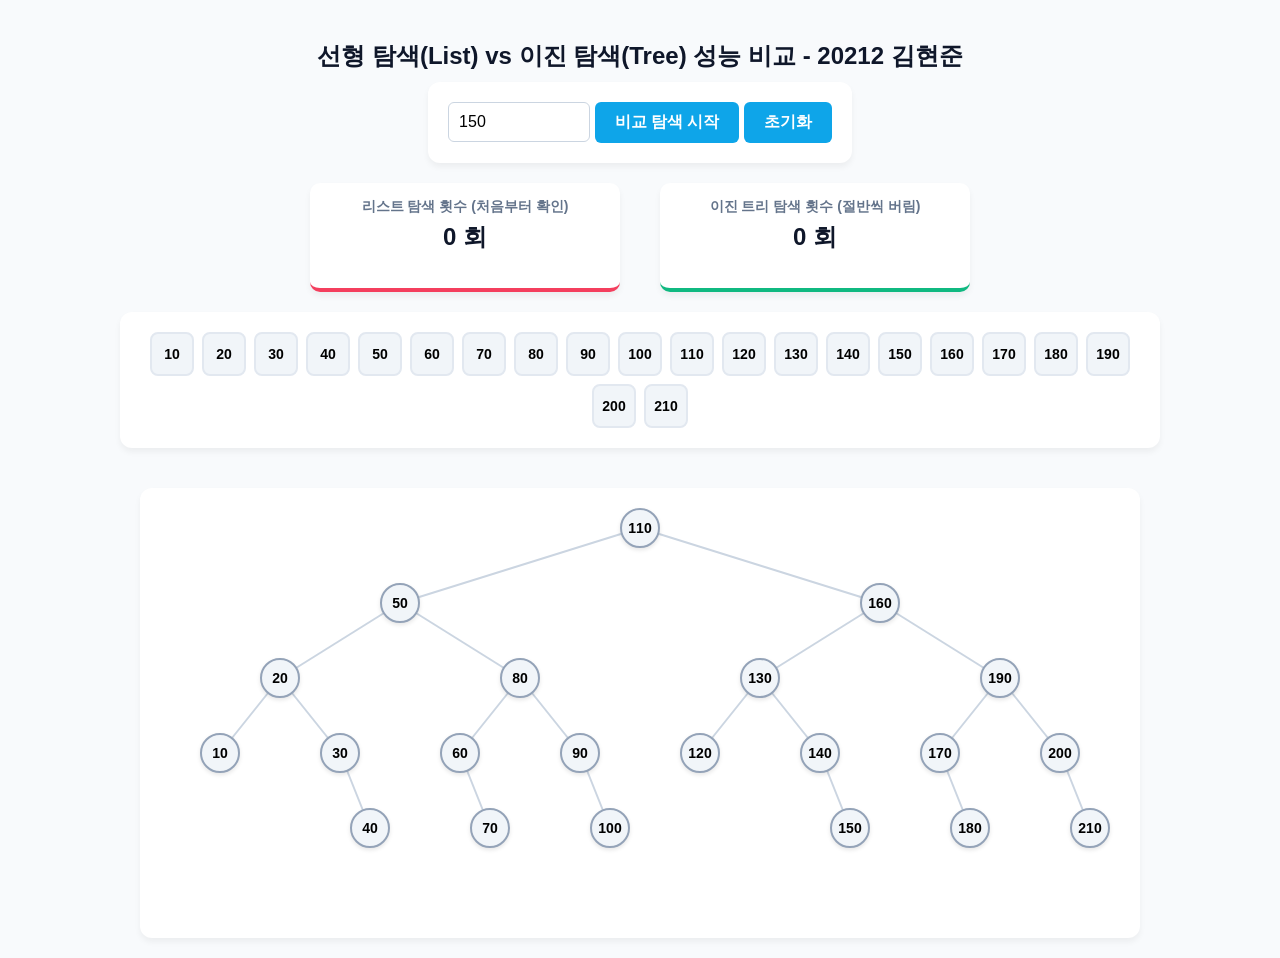
<file: index.html>
<!DOCTYPE html>
<html lang="ko">
<head>
    <meta charset="UTF-8">
    <title>트리 vs 리스트 탐색 비교 20212 김현준</title>
    <style>
        body { font-family: 'Segoe UI', Tahoma, Geneva, Verdana, sans-serif; text-align: center; background-color: #f8fafc; margin: 0; padding: 20px; }
        h2 { color: #0f172a; margin-bottom: 10px; }
        
        .controls { background: #fff; padding: 20px; border-radius: 12px; box-shadow: 0 4px 6px rgba(0,0,0,0.05); display: inline-block; margin-bottom: 20px; }
        input[type="number"] { padding: 10px; font-size: 16px; width: 120px; border: 1px solid #cbd5e1; border-radius: 6px; outline: none; }
        button { padding: 10px 20px; font-size: 16px; background-color: #0ea5e9; color: white; border: none; border-radius: 6px; cursor: pointer; transition: 0.2s; font-weight: bold; }
        button:hover { background-color: #0284c7; }
        button:disabled { background-color: #94a3b8; cursor: not-allowed; }

        .dashboard { display: flex; justify-content: center; gap: 40px; margin-bottom: 20px; }
        .stat-box { background: #fff; padding: 15px 30px; border-radius: 10px; box-shadow: 0 4px 6px rgba(0,0,0,0.05); border-bottom: 4px solid #cbd5e1; width: 250px; }
        .stat-box.list-stat { border-color: #f43f5e; }
        .stat-box.tree-stat { border-color: #10b981; }
        .stat-title { font-size: 14px; color: #64748b; font-weight: bold; margin-bottom: 5px; }
        .stat-value { font-size: 24px; font-weight: bold; color: #0f172a; }

        /* 리스트 스타일 */
        #list-container { display: flex; flex-wrap: wrap; justify-content: center; gap: 8px; margin: 0 auto 40px auto; max-width: 1000px; padding: 20px; background: #fff; border-radius: 12px; box-shadow: 0 4px 6px rgba(0,0,0,0.05); }
        .list-item { width: 40px; height: 40px; line-height: 40px; border-radius: 8px; background-color: #f1f5f9; border: 2px solid #e2e8f0; font-weight: bold; font-size: 14px; transition: all 0.2s; }
        
        /* 트리 스타일 */
        #tree-wrapper { position: relative; width: 1000px; height: 450px; margin: 0 auto; background: #fff; border-radius: 12px; box-shadow: 0 4px 6px rgba(0,0,0,0.05); overflow: hidden; }
        #treeCanvas { position: absolute; top: 0; left: 0; z-index: 1; }
        #treeNodes { position: absolute; top: 0; left: 0; width: 100%; height: 100%; z-index: 2; pointer-events: none; }
        .tree-node { position: absolute; width: 36px; height: 36px; line-height: 36px; border-radius: 50%; background-color: #f1f5f9; border: 2px solid #94a3b8; font-weight: bold; font-size: 14px; transform: translate(-50%, -50%); transition: all 0.3s; box-shadow: 0 2px 4px rgba(0,0,0,0.1); }

        /* 애니메이션 상태 */
        .active-list { background-color: #fecdd3; border-color: #f43f5e; color: #9f1239; transform: scale(1.1); }
        .found-list { background-color: #f43f5e; border-color: #be123c; color: white; transform: scale(1.1); }
        
        .active-tree { background-color: #d1fae5; border-color: #10b981; color: #047857; transform: translate(-50%, -50%) scale(1.3); z-index: 10; }
        .found-tree { background-color: #10b981; border-color: #047857; color: white; transform: translate(-50%, -50%) scale(1.3); z-index: 10; }
    </style>
</head>
<body>

    <h2>선형 탐색(List) vs 이진 탐색(Tree) 성능 비교 - 20212 김현준</h2>
    
    <div class="controls">
        <input type="number" id="targetValue" placeholder="찾을 숫자 (예: 150)" value="150">
        <button id="searchBtn" onclick="startComparison()">비교 탐색 시작</button>
        <button onclick="resetAll()">초기화</button>
    </div>

    <div class="dashboard">
        <div class="stat-box list-stat">
            <div class="stat-title">리스트 탐색 횟수 (처음부터 확인)</div>
            <div class="stat-value" id="list-count">0 회</div>
            <div id="list-msg" style="font-size: 13px; color: #64748b; margin-top: 5px; height: 15px;"></div>
        </div>
        <div class="stat-box tree-stat">
            <div class="stat-title">이진 트리 탐색 횟수 (절반씩 버림)</div>
            <div class="stat-value" id="tree-count">0 회</div>
            <div id="tree-msg" style="font-size: 13px; color: #64748b; margin-top: 5px; height: 15px;"></div>
        </div>
    </div>

    <div id="list-container"></div>
    
    <div id="tree-wrapper">
        <canvas id="treeCanvas" width="1000" height="450"></canvas>
        <div id="treeNodes"></div>
    </div>

    <script>
        // 21개의 정렬된 데이터 생성 (10, 20, 30 ... 210)
        const dataSet = Array.from({length: 21}, (_, i) => (i + 1) * 10);
        let bstRoot = null;

        const sleep = ms => new Promise(r => setTimeout(r, ms));

        // 1. 트리 구조 생성 (정렬된 배열을 완벽하게 균형 잡힌 트리로 변환)
        function buildBST(arr, start, end) {
            if (start > end) return null;
            const mid = Math.floor((start + end) / 2);
            const node = { val: arr[mid], left: null, right: null, x: 0, y: 0 };
            node.left = buildBST(arr, start, mid - 1);
            node.right = buildBST(arr, mid + 1, end);
            return node;
        }

        // 2. 트리의 화면 내 X, Y 좌표 계산
        function calculatePositions(node, x, y, horizontalOffset) {
            if (!node) return;
            node.x = x;
            node.y = y;
            calculatePositions(node.left, x - horizontalOffset, y + 75, horizontalOffset * 0.5);
            calculatePositions(node.right, x + horizontalOffset, y + 75, horizontalOffset * 0.5);
        }

        // 3. 캔버스에 간선 그리기 & DOM에 노드 그리기
        function renderTree() {
            const canvas = document.getElementById('treeCanvas');
            const ctx = canvas.getContext('2d');
            const nodesContainer = document.getElementById('treeNodes');
            
            ctx.clearRect(0, 0, canvas.width, canvas.height);
            nodesContainer.innerHTML = '';

            function draw(node) {
                if (!node) return;
                
                // 선 그리기 (자식이 있다면)
                ctx.lineWidth = 2;
                ctx.strokeStyle = '#cbd5e1';
                if (node.left) {
                    ctx.beginPath(); ctx.moveTo(node.x, node.y); ctx.lineTo(node.left.x, node.left.y); ctx.stroke();
                    draw(node.left);
                }
                if (node.right) {
                    ctx.beginPath(); ctx.moveTo(node.x, node.y); ctx.lineTo(node.right.x, node.right.y); ctx.stroke();
                    draw(node.right);
                }

                // 노드(div) 추가
                const el = document.createElement('div');
                el.className = 'tree-node';
                el.id = 'tree-node-' + node.val;
                el.innerText = node.val;
                el.style.left = node.x + 'px';
                el.style.top = node.y + 'px';
                nodesContainer.appendChild(el);
            }
            draw(bstRoot);
        }

        // 4. 리스트 렌더링
        function renderList() {
            const container = document.getElementById('list-container');
            container.innerHTML = '';
            dataSet.forEach(val => {
                const el = document.createElement('div');
                el.className = 'list-item';
                el.id = 'list-node-' + val;
                el.innerText = val;
                container.appendChild(el);
            });
        }

        // 초기화 실행
        function init() {
            bstRoot = buildBST(dataSet, 0, dataSet.length - 1);
            calculatePositions(bstRoot, 500, 40, 240); // Root at (500, 40)
            renderTree();
            renderList();
        }

        function resetAll() {
            document.querySelectorAll('.list-item').forEach(el => el.classList.remove('active-list', 'found-list'));
            document.querySelectorAll('.tree-node').forEach(el => el.classList.remove('active-tree', 'found-tree'));
            document.getElementById('list-count').innerText = "0 회";
            document.getElementById('tree-count').innerText = "0 회";
            document.getElementById('list-msg').innerText = "";
            document.getElementById('tree-msg').innerText = "";
        }

        // --- 탐색 로직 및 애니메이션 ---
        async function startComparison() {
            const targetStr = document.getElementById('targetValue').value;
            if (!targetStr) return;
            const target = parseInt(targetStr);
            
            document.getElementById('searchBtn').disabled = true;
            resetAll();

            // 리스트 탐색과 트리 탐색을 동시에 실행
            await Promise.all([
                searchList(target),
                searchTree(target)
            ]);

            document.getElementById('searchBtn').disabled = false;
        }

        async function searchList(target) {
            let count = 0;
            const msgEl = document.getElementById('list-msg');
            const countEl = document.getElementById('list-count');

            for (let i = 0; i < dataSet.length; i++) {
                count++;
                countEl.innerText = count + " 회";
                const val = dataSet[i];
                const el = document.getElementById('list-node-' + val);
                
                el.classList.add('active-list');
                msgEl.innerText = `${val} 확인 중...`;
                await sleep(200); // 리스트는 빠르니까 짧은 대기 시간

                if (val === target) {
                    el.classList.remove('active-list');
                    el.classList.add('found-list');
                    msgEl.innerText = "탐색 완료!";
                    return;
                }
                el.classList.remove('active-list');
            }
            msgEl.innerText = "값을 찾을 수 없음";
        }

        async function searchTree(target) {
            let count = 0;
            let current = bstRoot;
            const msgEl = document.getElementById('tree-msg');
            const countEl = document.getElementById('tree-count');

            while (current) {
                count++;
                countEl.innerText = count + " 회";
                const el = document.getElementById('tree-node-' + current.val);
                
                el.classList.add('active-tree');
                await sleep(800); // 트리는 이동 경로를 보기 위해 긴 대기 시간

                if (current.val === target) {
                    el.classList.remove('active-tree');
                    el.classList.add('found-tree');
                    msgEl.innerText = "탐색 완료!";
                    return;
                }

                if (target < current.val) {
                    msgEl.innerText = `${target} < ${current.val} (왼쪽 이동)`;
                    current = current.left;
                } else {
                    msgEl.innerText = `${target} > ${current.val} (오른쪽 이동)`;
                    current = current.right;
                }
                
                el.classList.remove('active-tree');
            }
            msgEl.innerText = "값을 찾을 수 없음";
        }

        // 페이지 로드 시 초기화
        window.onload = init;
    </script>
</body>
</html>
</file>
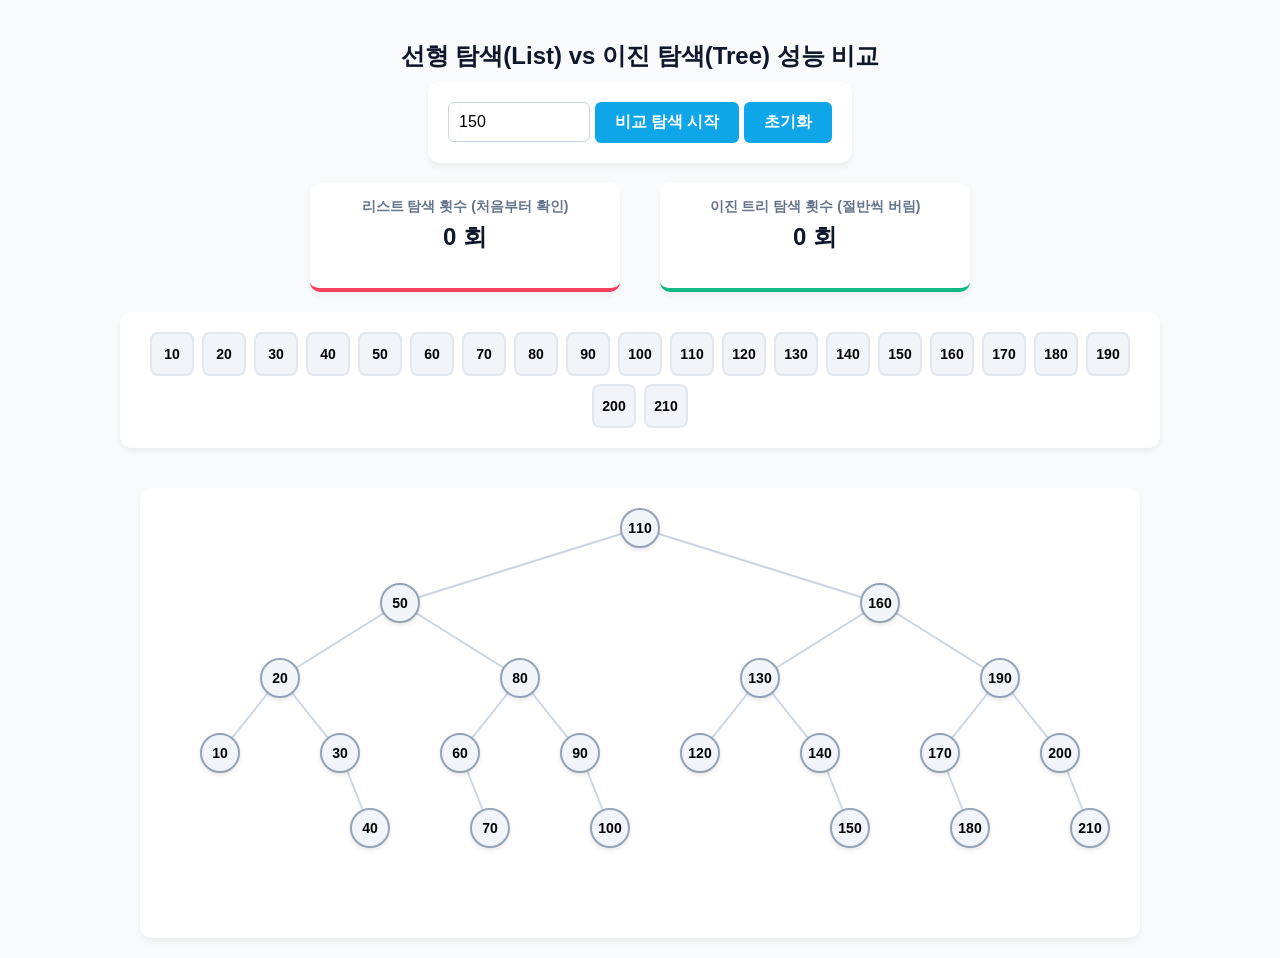
<file: bst_ex.html>
<!DOCTYPE html>
<html lang="ko">
<head>
    <meta charset="UTF-8">
    <title>트리 vs 리스트 탐색 비교</title>
    <style>
        body { font-family: 'Segoe UI', Tahoma, Geneva, Verdana, sans-serif; text-align: center; background-color: #f8fafc; margin: 0; padding: 20px; }
        h2 { color: #0f172a; margin-bottom: 10px; }
        
        .controls { background: #fff; padding: 20px; border-radius: 12px; box-shadow: 0 4px 6px rgba(0,0,0,0.05); display: inline-block; margin-bottom: 20px; }
        input[type="number"] { padding: 10px; font-size: 16px; width: 120px; border: 1px solid #cbd5e1; border-radius: 6px; outline: none; }
        button { padding: 10px 20px; font-size: 16px; background-color: #0ea5e9; color: white; border: none; border-radius: 6px; cursor: pointer; transition: 0.2s; font-weight: bold; }
        button:hover { background-color: #0284c7; }
        button:disabled { background-color: #94a3b8; cursor: not-allowed; }

        .dashboard { display: flex; justify-content: center; gap: 40px; margin-bottom: 20px; }
        .stat-box { background: #fff; padding: 15px 30px; border-radius: 10px; box-shadow: 0 4px 6px rgba(0,0,0,0.05); border-bottom: 4px solid #cbd5e1; width: 250px; }
        .stat-box.list-stat { border-color: #f43f5e; }
        .stat-box.tree-stat { border-color: #10b981; }
        .stat-title { font-size: 14px; color: #64748b; font-weight: bold; margin-bottom: 5px; }
        .stat-value { font-size: 24px; font-weight: bold; color: #0f172a; }

        /* 리스트 스타일 */
        #list-container { display: flex; flex-wrap: wrap; justify-content: center; gap: 8px; margin: 0 auto 40px auto; max-width: 1000px; padding: 20px; background: #fff; border-radius: 12px; box-shadow: 0 4px 6px rgba(0,0,0,0.05); }
        .list-item { width: 40px; height: 40px; line-height: 40px; border-radius: 8px; background-color: #f1f5f9; border: 2px solid #e2e8f0; font-weight: bold; font-size: 14px; transition: all 0.2s; }
        
        /* 트리 스타일 */
        #tree-wrapper { position: relative; width: 1000px; height: 450px; margin: 0 auto; background: #fff; border-radius: 12px; box-shadow: 0 4px 6px rgba(0,0,0,0.05); overflow: hidden; }
        #treeCanvas { position: absolute; top: 0; left: 0; z-index: 1; }
        #treeNodes { position: absolute; top: 0; left: 0; width: 100%; height: 100%; z-index: 2; pointer-events: none; }
        .tree-node { position: absolute; width: 36px; height: 36px; line-height: 36px; border-radius: 50%; background-color: #f1f5f9; border: 2px solid #94a3b8; font-weight: bold; font-size: 14px; transform: translate(-50%, -50%); transition: all 0.3s; box-shadow: 0 2px 4px rgba(0,0,0,0.1); }

        /* 애니메이션 상태 */
        .active-list { background-color: #fecdd3; border-color: #f43f5e; color: #9f1239; transform: scale(1.1); }
        .found-list { background-color: #f43f5e; border-color: #be123c; color: white; transform: scale(1.1); }
        
        .active-tree { background-color: #d1fae5; border-color: #10b981; color: #047857; transform: translate(-50%, -50%) scale(1.3); z-index: 10; }
        .found-tree { background-color: #10b981; border-color: #047857; color: white; transform: translate(-50%, -50%) scale(1.3); z-index: 10; }
    </style>
</head>
<body>

    <h2>선형 탐색(List) vs 이진 탐색(Tree) 성능 비교</h2>
    
    <div class="controls">
        <input type="number" id="targetValue" placeholder="찾을 숫자 (예: 150)" value="150">
        <button id="searchBtn" onclick="startComparison()">비교 탐색 시작</button>
        <button onclick="resetAll()">초기화</button>
    </div>

    <div class="dashboard">
        <div class="stat-box list-stat">
            <div class="stat-title">리스트 탐색 횟수 (처음부터 확인)</div>
            <div class="stat-value" id="list-count">0 회</div>
            <div id="list-msg" style="font-size: 13px; color: #64748b; margin-top: 5px; height: 15px;"></div>
        </div>
        <div class="stat-box tree-stat">
            <div class="stat-title">이진 트리 탐색 횟수 (절반씩 버림)</div>
            <div class="stat-value" id="tree-count">0 회</div>
            <div id="tree-msg" style="font-size: 13px; color: #64748b; margin-top: 5px; height: 15px;"></div>
        </div>
    </div>

    <div id="list-container"></div>
    
    <div id="tree-wrapper">
        <canvas id="treeCanvas" width="1000" height="450"></canvas>
        <div id="treeNodes"></div>
    </div>

    <script>
        // 21개의 정렬된 데이터 생성 (10, 20, 30 ... 210)
        const dataSet = Array.from({length: 21}, (_, i) => (i + 1) * 10);
        let bstRoot = null;

        const sleep = ms => new Promise(r => setTimeout(r, ms));

        // 1. 트리 구조 생성 (정렬된 배열을 완벽하게 균형 잡힌 트리로 변환)
        function buildBST(arr, start, end) {
            if (start > end) return null;
            const mid = Math.floor((start + end) / 2);
            const node = { val: arr[mid], left: null, right: null, x: 0, y: 0 };
            node.left = buildBST(arr, start, mid - 1);
            node.right = buildBST(arr, mid + 1, end);
            return node;
        }

        // 2. 트리의 화면 내 X, Y 좌표 계산
        function calculatePositions(node, x, y, horizontalOffset) {
            if (!node) return;
            node.x = x;
            node.y = y;
            calculatePositions(node.left, x - horizontalOffset, y + 75, horizontalOffset * 0.5);
            calculatePositions(node.right, x + horizontalOffset, y + 75, horizontalOffset * 0.5);
        }

        // 3. 캔버스에 간선 그리기 & DOM에 노드 그리기
        function renderTree() {
            const canvas = document.getElementById('treeCanvas');
            const ctx = canvas.getContext('2d');
            const nodesContainer = document.getElementById('treeNodes');
            
            ctx.clearRect(0, 0, canvas.width, canvas.height);
            nodesContainer.innerHTML = '';

            function draw(node) {
                if (!node) return;
                
                // 선 그리기 (자식이 있다면)
                ctx.lineWidth = 2;
                ctx.strokeStyle = '#cbd5e1';
                if (node.left) {
                    ctx.beginPath(); ctx.moveTo(node.x, node.y); ctx.lineTo(node.left.x, node.left.y); ctx.stroke();
                    draw(node.left);
                }
                if (node.right) {
                    ctx.beginPath(); ctx.moveTo(node.x, node.y); ctx.lineTo(node.right.x, node.right.y); ctx.stroke();
                    draw(node.right);
                }

                // 노드(div) 추가
                const el = document.createElement('div');
                el.className = 'tree-node';
                el.id = 'tree-node-' + node.val;
                el.innerText = node.val;
                el.style.left = node.x + 'px';
                el.style.top = node.y + 'px';
                nodesContainer.appendChild(el);
            }
            draw(bstRoot);
        }

        // 4. 리스트 렌더링
        function renderList() {
            const container = document.getElementById('list-container');
            container.innerHTML = '';
            dataSet.forEach(val => {
                const el = document.createElement('div');
                el.className = 'list-item';
                el.id = 'list-node-' + val;
                el.innerText = val;
                container.appendChild(el);
            });
        }

        // 초기화 실행
        function init() {
            bstRoot = buildBST(dataSet, 0, dataSet.length - 1);
            calculatePositions(bstRoot, 500, 40, 240); // Root at (500, 40)
            renderTree();
            renderList();
        }

        function resetAll() {
            document.querySelectorAll('.list-item').forEach(el => el.classList.remove('active-list', 'found-list'));
            document.querySelectorAll('.tree-node').forEach(el => el.classList.remove('active-tree', 'found-tree'));
            document.getElementById('list-count').innerText = "0 회";
            document.getElementById('tree-count').innerText = "0 회";
            document.getElementById('list-msg').innerText = "";
            document.getElementById('tree-msg').innerText = "";
        }

        // --- 탐색 로직 및 애니메이션 ---
        async function startComparison() {
            const targetStr = document.getElementById('targetValue').value;
            if (!targetStr) return;
            const target = parseInt(targetStr);
            
            document.getElementById('searchBtn').disabled = true;
            resetAll();

            // 리스트 탐색과 트리 탐색을 동시에 실행
            await Promise.all([
                searchList(target),
                searchTree(target)
            ]);

            document.getElementById('searchBtn').disabled = false;
        }

        async function searchList(target) {
            let count = 0;
            const msgEl = document.getElementById('list-msg');
            const countEl = document.getElementById('list-count');

            for (let i = 0; i < dataSet.length; i++) {
                count++;
                countEl.innerText = count + " 회";
                const val = dataSet[i];
                const el = document.getElementById('list-node-' + val);
                
                el.classList.add('active-list');
                msgEl.innerText = `${val} 확인 중...`;
                await sleep(200); // 리스트는 빠르니까 짧은 대기 시간

                if (val === target) {
                    el.classList.remove('active-list');
                    el.classList.add('found-list');
                    msgEl.innerText = "탐색 완료!";
                    return;
                }
                el.classList.remove('active-list');
            }
            msgEl.innerText = "값을 찾을 수 없음";
        }

        async function searchTree(target) {
            let count = 0;
            let current = bstRoot;
            const msgEl = document.getElementById('tree-msg');
            const countEl = document.getElementById('tree-count');

            while (current) {
                count++;
                countEl.innerText = count + " 회";
                const el = document.getElementById('tree-node-' + current.val);
                
                el.classList.add('active-tree');
                await sleep(800); // 트리는 이동 경로를 보기 위해 긴 대기 시간

                if (current.val === target) {
                    el.classList.remove('active-tree');
                    el.classList.add('found-tree');
                    msgEl.innerText = "탐색 완료!";
                    return;
                }

                if (target < current.val) {
                    msgEl.innerText = `${target} < ${current.val} (왼쪽 이동)`;
                    current = current.left;
                } else {
                    msgEl.innerText = `${target} > ${current.val} (오른쪽 이동)`;
                    current = current.right;
                }
                
                el.classList.remove('active-tree');
            }
            msgEl.innerText = "값을 찾을 수 없음";
        }

        // 페이지 로드 시 초기화
        window.onload = init;
    </script>
</body>
</html>
</file>
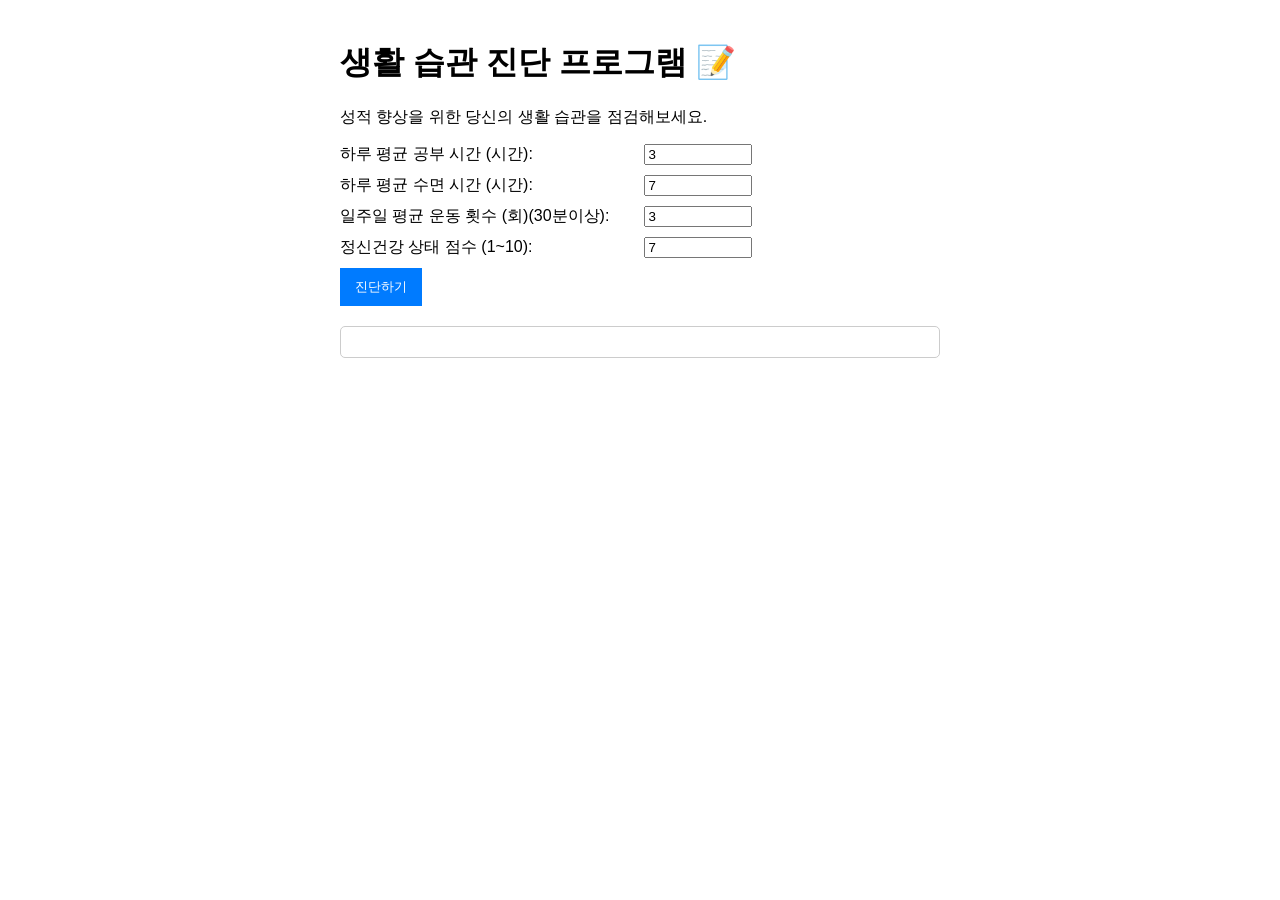
<file: 생활습관.html>
<!DOCTYPE html>
<html lang="ko">
<head>
    <meta charset="UTF-8">
    <title>생활 습관 진단 프로그램 (JS 버전)</title>
    <style>
        /* 스타일은 이전과 동일하게 유지 */
        body { font-family: sans-serif; max-width: 600px; margin: auto; padding: 20px; }
        form div { margin-bottom: 10px; }
        label { display: inline-block; width: 300px; }
        input { width: 100px; }
        button { padding: 10px 15px; background-color: #007bff; color: white; border: none; cursor: pointer; }
        .result { margin-top: 20px; padding: 15px; border: 1px solid #ccc; border-radius: 5px; }
        .result ul { list-style-type: '- '; padding-left: 20px; }
    </style>
</head>
<body>
    <h1>생활 습관 진단 프로그램 📝</h1>
    <p>성적 향상을 위한 당신의 생활 습관을 점검해보세요.</p>
    
    <form onsubmit="runDiagnosis(); return false;">
        <div>
            <label for="study_hours_per_day">하루 평균 공부 시간 (시간):</label>
            <input type="number" step="0.5" id="study_hours_per_day" value="3" required>
        </div>
        <div>
            <label for="sleep_hours">하루 평균 수면 시간 (시간):</label>
            <input type="number" step="0.5" id="sleep_hours" value="7" required>
        </div>
        <div>
            <label for="exercise_frequency">일주일 평균 운동 횟수 (회)(30분이상):</label>
            <input type="number" id="exercise_frequency" value="3" required>
        </div>
        <div>
            <label for="mental_health_rating">정신건강 상태 점수 (1~10):</label>
            <input type="number" id="mental_health_rating" min="1" max="10" value="7" required>
        </div>
        <button type="submit">진단하기</button>
    </form>

    <div id="result-display" class="result"></div>

    <script>
        function runDiagnosis() {
            // 1. 기준값 설정 (자바스크립트 객체로)
            const criteria = {
                study_hours_per_day: { threshold: 3, feedback: '공부 시간이 부족합니다. 하루 3시간 이상을 목표로 계획적으로 학습해 보세요.' },
                sleep_hours: { threshold: 6, feedback: '수면 시간이 부족합니다. 하루 6시간 이상의 수면이 집중력에 도움이 됩니다.' },
                exercise_frequency: { threshold: 3, feedback: '운동량이 적습니다. 주 3회 이상 가벼운 운동을 추천합니다.' },
                mental_health_rating: { threshold: 7, feedback: '정신 건강 상태가 낮습니다. 스트레스 해소와 마음 건강 관리가 필요합니다.' }
            };

            // 2. 사용자 입력값 가져오기 (id로 접근)
            const userData = {
                study_hours_per_day: parseFloat(document.getElementById('study_hours_per_day').value),
                sleep_hours: parseFloat(document.getElementById('sleep_hours').value),
                exercise_frequency: parseInt(document.getElementById('exercise_frequency').value),
                mental_health_rating: parseInt(document.getElementById('mental_health_rating').value)
            };

            // 3. 피드백 생성 (파이썬 로직과 동일)
            let feedback = [];
            for (const key in criteria) {
                if (userData[key] < criteria[key].threshold) {
                    feedback.push(criteria[key].feedback);
                }
            }

            if (feedback.length === 0) {
                feedback.push("👍 모든 생활 습관이 성적 향상에 긍정적인 기준을 만족하고 있습니다!");
            }

            // 4. 결과를 HTML로 만들어 화면에 표시
            const resultDiv = document.getElementById('result-display');
            let resultHTML = '<h2>[진단 결과]</h2><ul>';
            for (const item of feedback) {
                resultHTML += `<li>${item}</li>`;
            }
            resultHTML += '</ul>';
            
            resultDiv.innerHTML = resultHTML;
        }
    </script>
</body>
</html>
</file>
